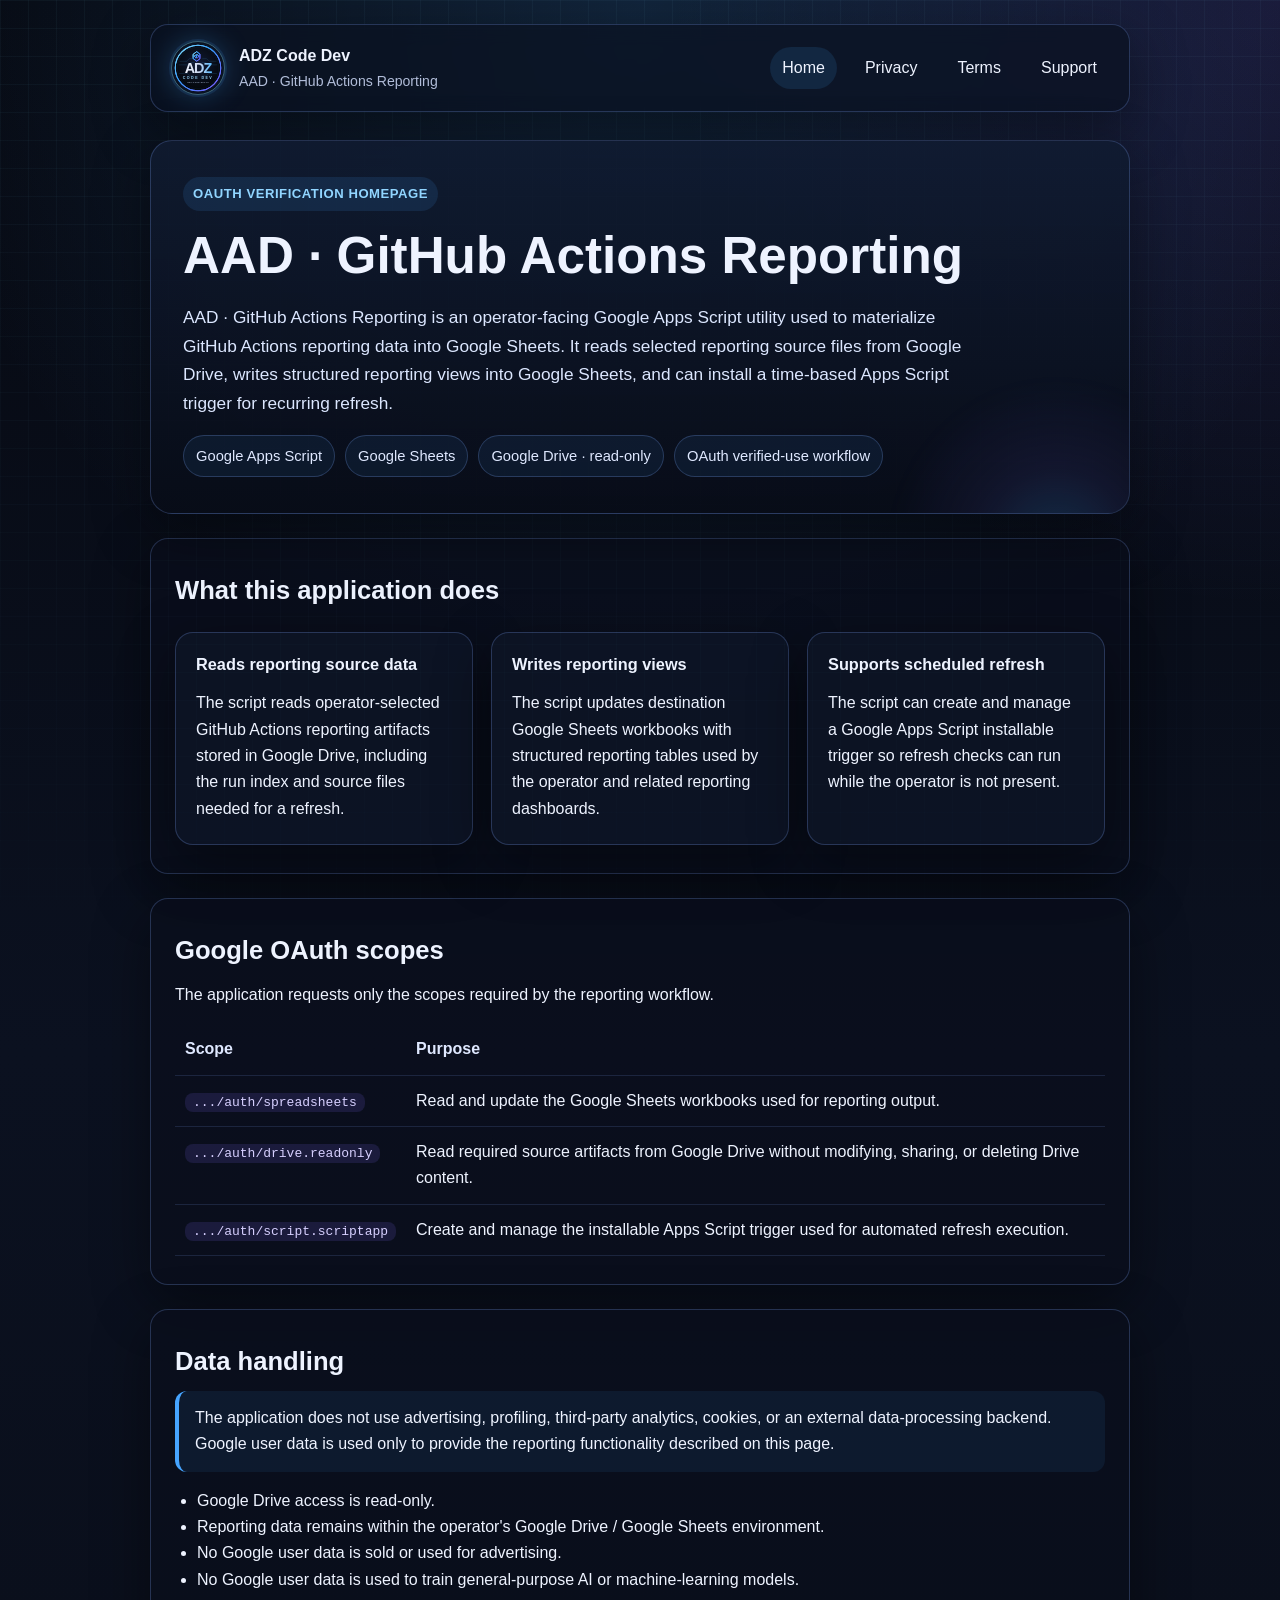
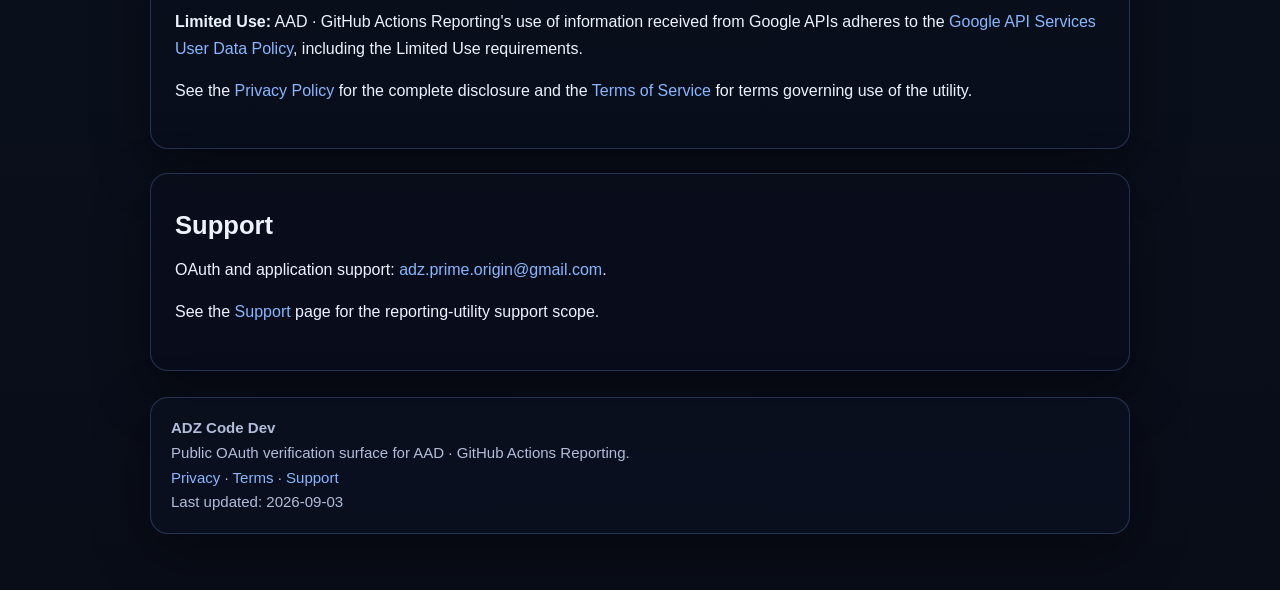
<file: index.html>
<!doctype html>
<html lang="en">
<head>
  <meta charset="utf-8">
  <meta name="viewport" content="width=device-width,initial-scale=1">
  <title>AAD · GitHub Actions Reporting · ADZ Code Dev</title>
  <meta name="description" content="Official OAuth verification homepage for AAD · GitHub Actions Reporting.">
  <link rel="canonical" href="https://adz-code-dev.pl/">
  <link rel="stylesheet" href="/styles.css">
  <link rel="icon" href="/assets/adz-code-dev-mark.svg">
</head>
<body>
  <div class="shell">
    <nav class="nav" aria-label="Main navigation">
      <a class="brand" href="/">
        <img class="brand-logo" src="/assets/adz-code-dev-mark.svg" alt="ADZ Code Dev logo" width="54" height="54">
        <span class="brand-text">
          <strong>ADZ Code Dev</strong>
          <span>AAD · GitHub Actions Reporting</span>
        </span>
      </a>
      <div class="links">
        <a class="active" href="/">Home</a>
        <a href="/privacy/">Privacy</a>
        <a href="/terms/">Terms</a>
        <a href="/support/">Support</a>
      </div>
    </nav>
    <main>
      <section class="hero">
        <p class="eyebrow">OAuth verification homepage</p>
        <h1>AAD · GitHub Actions Reporting</h1>
        <p class="lead">AAD · GitHub Actions Reporting is an operator-facing Google Apps Script utility used to materialize GitHub Actions reporting data into Google Sheets. It reads selected reporting source files from Google Drive, writes structured reporting views into Google Sheets, and can install a time-based Apps Script trigger for recurring refresh.</p>
        <div class="badge-row" aria-label="Core platform badges">
          <span class="badge">Google Apps Script</span><span class="badge">Google Sheets</span><span class="badge">Google Drive · read-only</span><span class="badge">OAuth verified-use workflow</span>
        </div>
      </section>

      <section class="section">
        <h2>What this application does</h2>
        <div class="grid">
          <article class="card"><h3>Reads reporting source data</h3><p>The script reads operator-selected GitHub Actions reporting artifacts stored in Google Drive, including the run index and source files needed for a refresh.</p></article>
          <article class="card"><h3>Writes reporting views</h3><p>The script updates destination Google Sheets workbooks with structured reporting tables used by the operator and related reporting dashboards.</p></article>
          <article class="card"><h3>Supports scheduled refresh</h3><p>The script can create and manage a Google Apps Script installable trigger so refresh checks can run while the operator is not present.</p></article>
        </div>
      </section>

      <section class="section">
        <h2>Google OAuth scopes</h2>
        <p>The application requests only the scopes required by the reporting workflow.</p>
        <table class="table"><thead><tr><th>Scope</th><th>Purpose</th></tr></thead><tbody>
          <tr><td><code class="inline">.../auth/spreadsheets</code></td><td>Read and update the Google Sheets workbooks used for reporting output.</td></tr>
          <tr><td><code class="inline">.../auth/drive.readonly</code></td><td>Read required source artifacts from Google Drive without modifying, sharing, or deleting Drive content.</td></tr>
          <tr><td><code class="inline">.../auth/script.scriptapp</code></td><td>Create and manage the installable Apps Script trigger used for automated refresh execution.</td></tr>
        </tbody></table>
      </section>

      <section class="section">
        <h2>Data handling</h2>
        <div class="note">The application does not use advertising, profiling, third-party analytics, cookies, or an external data-processing backend. Google user data is used only to provide the reporting functionality described on this page.</div>
        <ul>
          <li>Google Drive access is read-only.</li>
          <li>Reporting data remains within the operator's Google Drive / Google Sheets environment.</li>
          <li>No Google user data is sold or used for advertising.</li>
          <li>No Google user data is used to train general-purpose AI or machine-learning models.</li>
        </ul>
        <p><strong>Limited Use:</strong> AAD · GitHub Actions Reporting's use of information received from Google APIs adheres to the <a href="https://developers.google.com/terms/api-services-user-data-policy" rel="noopener">Google API Services User Data Policy</a>, including the Limited Use requirements.</p>
        <p>See the <a href="/privacy/">Privacy Policy</a> for the complete disclosure and the <a href="/terms/">Terms of Service</a> for terms governing use of the utility.</p>
      </section>

      <section class="section"><h2>Support</h2><p>OAuth and application support: <a href="mailto:adz.prime.origin@gmail.com">adz.prime.origin@gmail.com</a>.</p><p>See the <a href="/support/">Support</a> page for the reporting-utility support scope.</p></section>
    </main>
    <footer class="footer"><strong>ADZ Code Dev</strong><br>Public OAuth verification surface for AAD · GitHub Actions Reporting.<br><a href="/privacy/">Privacy</a> · <a href="/terms/">Terms</a> · <a href="/support/">Support</a><br>Last updated: 2026-09-03</footer>
  </div>
</body>
</html>
</file>
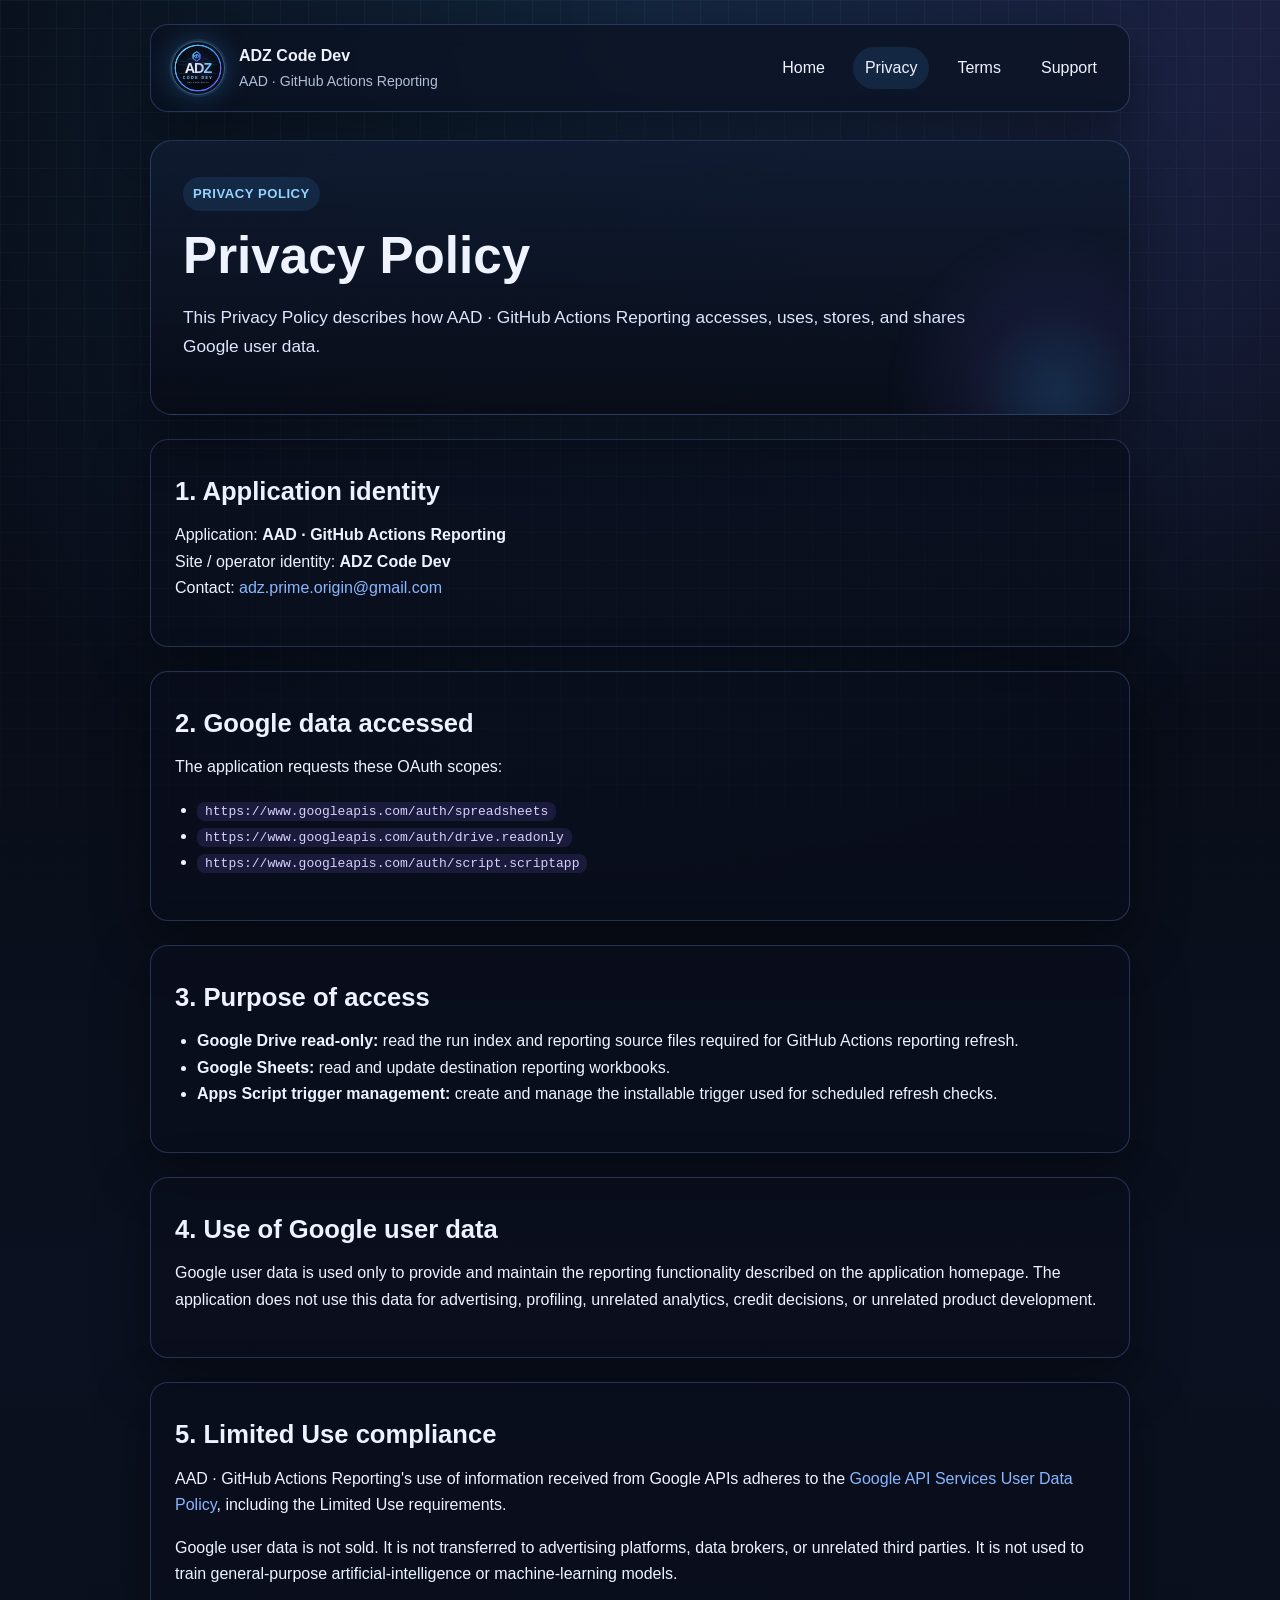
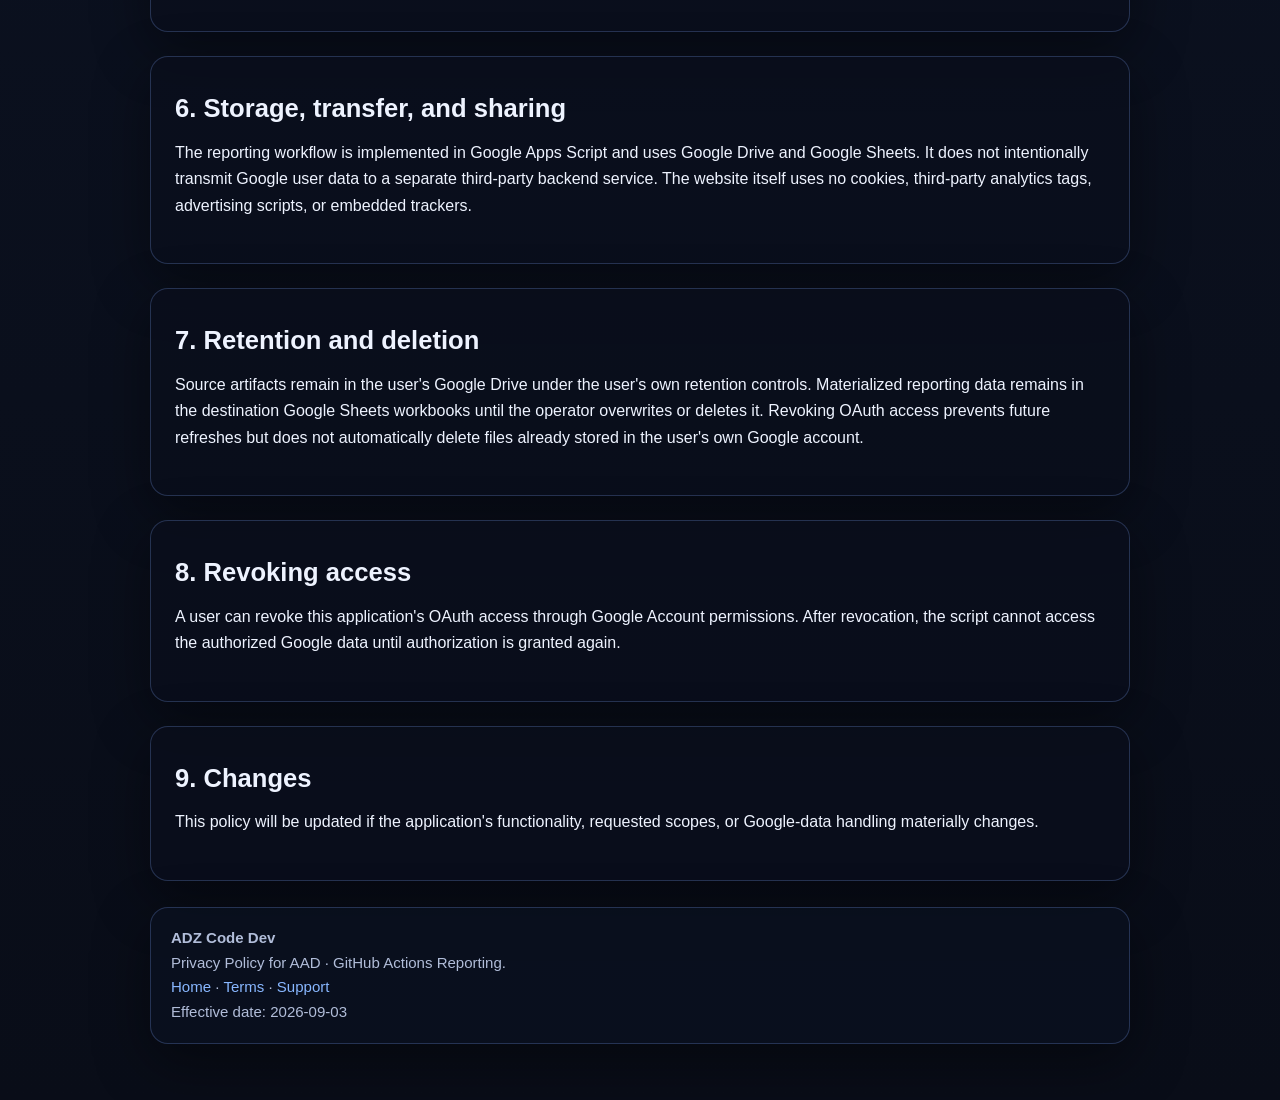
<file: privacy/index.html>
<!doctype html>
<html lang="en">
<head><meta charset="utf-8"><meta name="viewport" content="width=device-width,initial-scale=1"><title>Privacy Policy · AAD · GitHub Actions Reporting</title><meta name="description" content="Privacy Policy for AAD · GitHub Actions Reporting."><link rel="canonical" href="https://adz-code-dev.pl/privacy/"><link rel="stylesheet" href="/styles.css"><link rel="icon" href="/assets/adz-code-dev-mark.svg"></head>
<body><div class="shell"><nav class="nav" aria-label="Main navigation">
      <a class="brand" href="/">
        <img class="brand-logo" src="/assets/adz-code-dev-mark.svg" alt="ADZ Code Dev logo" width="54" height="54">
        <span class="brand-text">
          <strong>ADZ Code Dev</strong>
          <span>AAD · GitHub Actions Reporting</span>
        </span>
      </a>
      <div class="links">
        <a href="/">Home</a>
        <a class="active" href="/privacy/">Privacy</a>
        <a href="/terms/">Terms</a>
        <a href="/support/">Support</a>
      </div>
    </nav><main>
<section class="hero"><p class="eyebrow">Privacy Policy</p><h1>Privacy Policy</h1><p class="lead">This Privacy Policy describes how AAD · GitHub Actions Reporting accesses, uses, stores, and shares Google user data.</p></section>
<section class="section"><h2>1. Application identity</h2><p>Application: <strong>AAD · GitHub Actions Reporting</strong><br>Site / operator identity: <strong>ADZ Code Dev</strong><br>Contact: <a href="mailto:adz.prime.origin@gmail.com">adz.prime.origin@gmail.com</a></p></section>
<section class="section"><h2>2. Google data accessed</h2><p>The application requests these OAuth scopes:</p><ul><li><code class="inline">https://www.googleapis.com/auth/spreadsheets</code></li><li><code class="inline">https://www.googleapis.com/auth/drive.readonly</code></li><li><code class="inline">https://www.googleapis.com/auth/script.scriptapp</code></li></ul></section>
<section class="section"><h2>3. Purpose of access</h2><ul><li><strong>Google Drive read-only:</strong> read the run index and reporting source files required for GitHub Actions reporting refresh.</li><li><strong>Google Sheets:</strong> read and update destination reporting workbooks.</li><li><strong>Apps Script trigger management:</strong> create and manage the installable trigger used for scheduled refresh checks.</li></ul></section>
<section class="section"><h2>4. Use of Google user data</h2><p>Google user data is used only to provide and maintain the reporting functionality described on the application homepage. The application does not use this data for advertising, profiling, unrelated analytics, credit decisions, or unrelated product development.</p></section>
<section class="section"><h2>5. Limited Use compliance</h2><p>AAD · GitHub Actions Reporting's use of information received from Google APIs adheres to the <a href="https://developers.google.com/terms/api-services-user-data-policy" rel="noopener">Google API Services User Data Policy</a>, including the Limited Use requirements.</p><p>Google user data is not sold. It is not transferred to advertising platforms, data brokers, or unrelated third parties. It is not used to train general-purpose artificial-intelligence or machine-learning models.</p></section>
<section class="section"><h2>6. Storage, transfer, and sharing</h2><p>The reporting workflow is implemented in Google Apps Script and uses Google Drive and Google Sheets. It does not intentionally transmit Google user data to a separate third-party backend service. The website itself uses no cookies, third-party analytics tags, advertising scripts, or embedded trackers.</p></section>
<section class="section"><h2>7. Retention and deletion</h2><p>Source artifacts remain in the user's Google Drive under the user's own retention controls. Materialized reporting data remains in the destination Google Sheets workbooks until the operator overwrites or deletes it. Revoking OAuth access prevents future refreshes but does not automatically delete files already stored in the user's own Google account.</p></section>
<section class="section"><h2>8. Revoking access</h2><p>A user can revoke this application's OAuth access through Google Account permissions. After revocation, the script cannot access the authorized Google data until authorization is granted again.</p></section>
<section class="section"><h2>9. Changes</h2><p>This policy will be updated if the application's functionality, requested scopes, or Google-data handling materially changes.</p></section>
</main><footer class="footer"><strong>ADZ Code Dev</strong><br>Privacy Policy for AAD · GitHub Actions Reporting.<br><a href="/">Home</a> · <a href="/terms/">Terms</a> · <a href="/support/">Support</a><br>Effective date: 2026-09-03</footer></div></body></html>
</file>
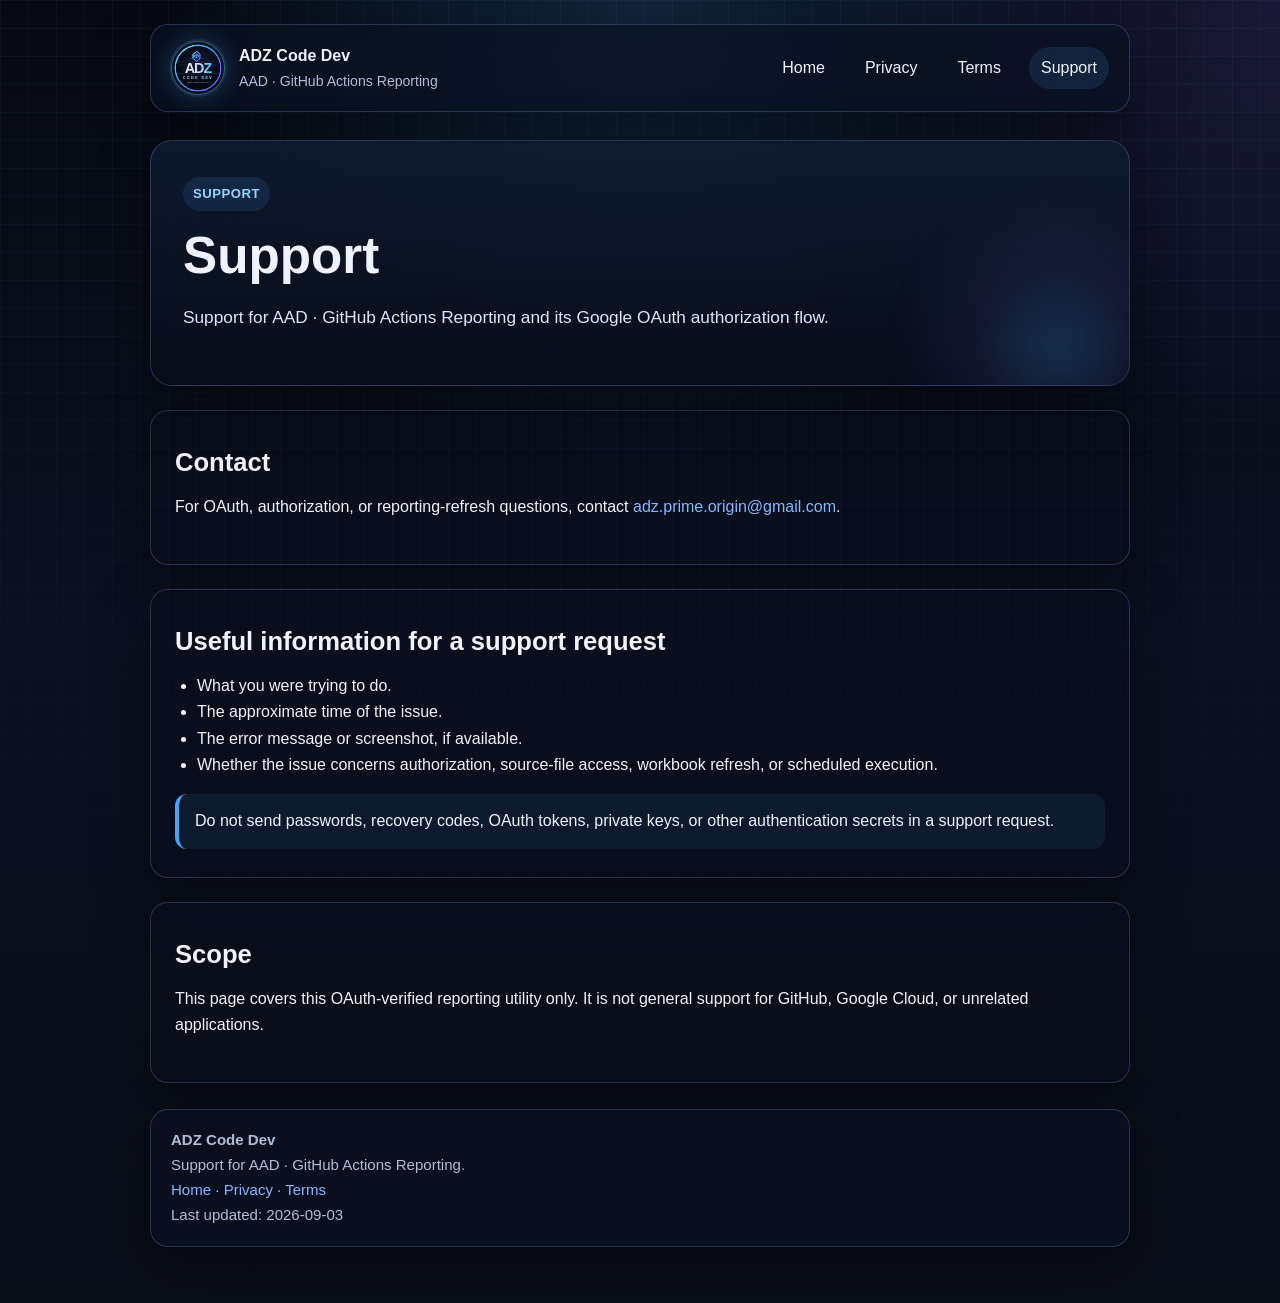
<file: support/index.html>
<!doctype html>
<html lang="en">
<head><meta charset="utf-8"><meta name="viewport" content="width=device-width,initial-scale=1"><title>Support · AAD · GitHub Actions Reporting</title><meta name="description" content="Support information for AAD · GitHub Actions Reporting."><link rel="canonical" href="https://adz-code-dev.pl/support/"><link rel="stylesheet" href="/styles.css"><link rel="icon" href="/assets/adz-code-dev-mark.svg"></head>
<body><div class="shell"><nav class="nav" aria-label="Main navigation">
      <a class="brand" href="/">
        <img class="brand-logo" src="/assets/adz-code-dev-mark.svg" alt="ADZ Code Dev logo" width="54" height="54">
        <span class="brand-text">
          <strong>ADZ Code Dev</strong>
          <span>AAD · GitHub Actions Reporting</span>
        </span>
      </a>
      <div class="links">
        <a href="/">Home</a>
        <a href="/privacy/">Privacy</a>
        <a href="/terms/">Terms</a>
        <a class="active" href="/support/">Support</a>
      </div>
    </nav><main>
<section class="hero"><p class="eyebrow">Support</p><h1>Support</h1><p class="lead">Support for AAD · GitHub Actions Reporting and its Google OAuth authorization flow.</p></section>
<section class="section"><h2>Contact</h2><p>For OAuth, authorization, or reporting-refresh questions, contact <a href="mailto:adz.prime.origin@gmail.com">adz.prime.origin@gmail.com</a>.</p></section>
<section class="section"><h2>Useful information for a support request</h2><ul><li>What you were trying to do.</li><li>The approximate time of the issue.</li><li>The error message or screenshot, if available.</li><li>Whether the issue concerns authorization, source-file access, workbook refresh, or scheduled execution.</li></ul><div class="note">Do not send passwords, recovery codes, OAuth tokens, private keys, or other authentication secrets in a support request.</div></section>
<section class="section"><h2>Scope</h2><p>This page covers this OAuth-verified reporting utility only. It is not general support for GitHub, Google Cloud, or unrelated applications.</p></section>
</main><footer class="footer"><strong>ADZ Code Dev</strong><br>Support for AAD · GitHub Actions Reporting.<br><a href="/">Home</a> · <a href="/privacy/">Privacy</a> · <a href="/terms/">Terms</a><br>Last updated: 2026-09-03</footer></div></body></html>
</file>
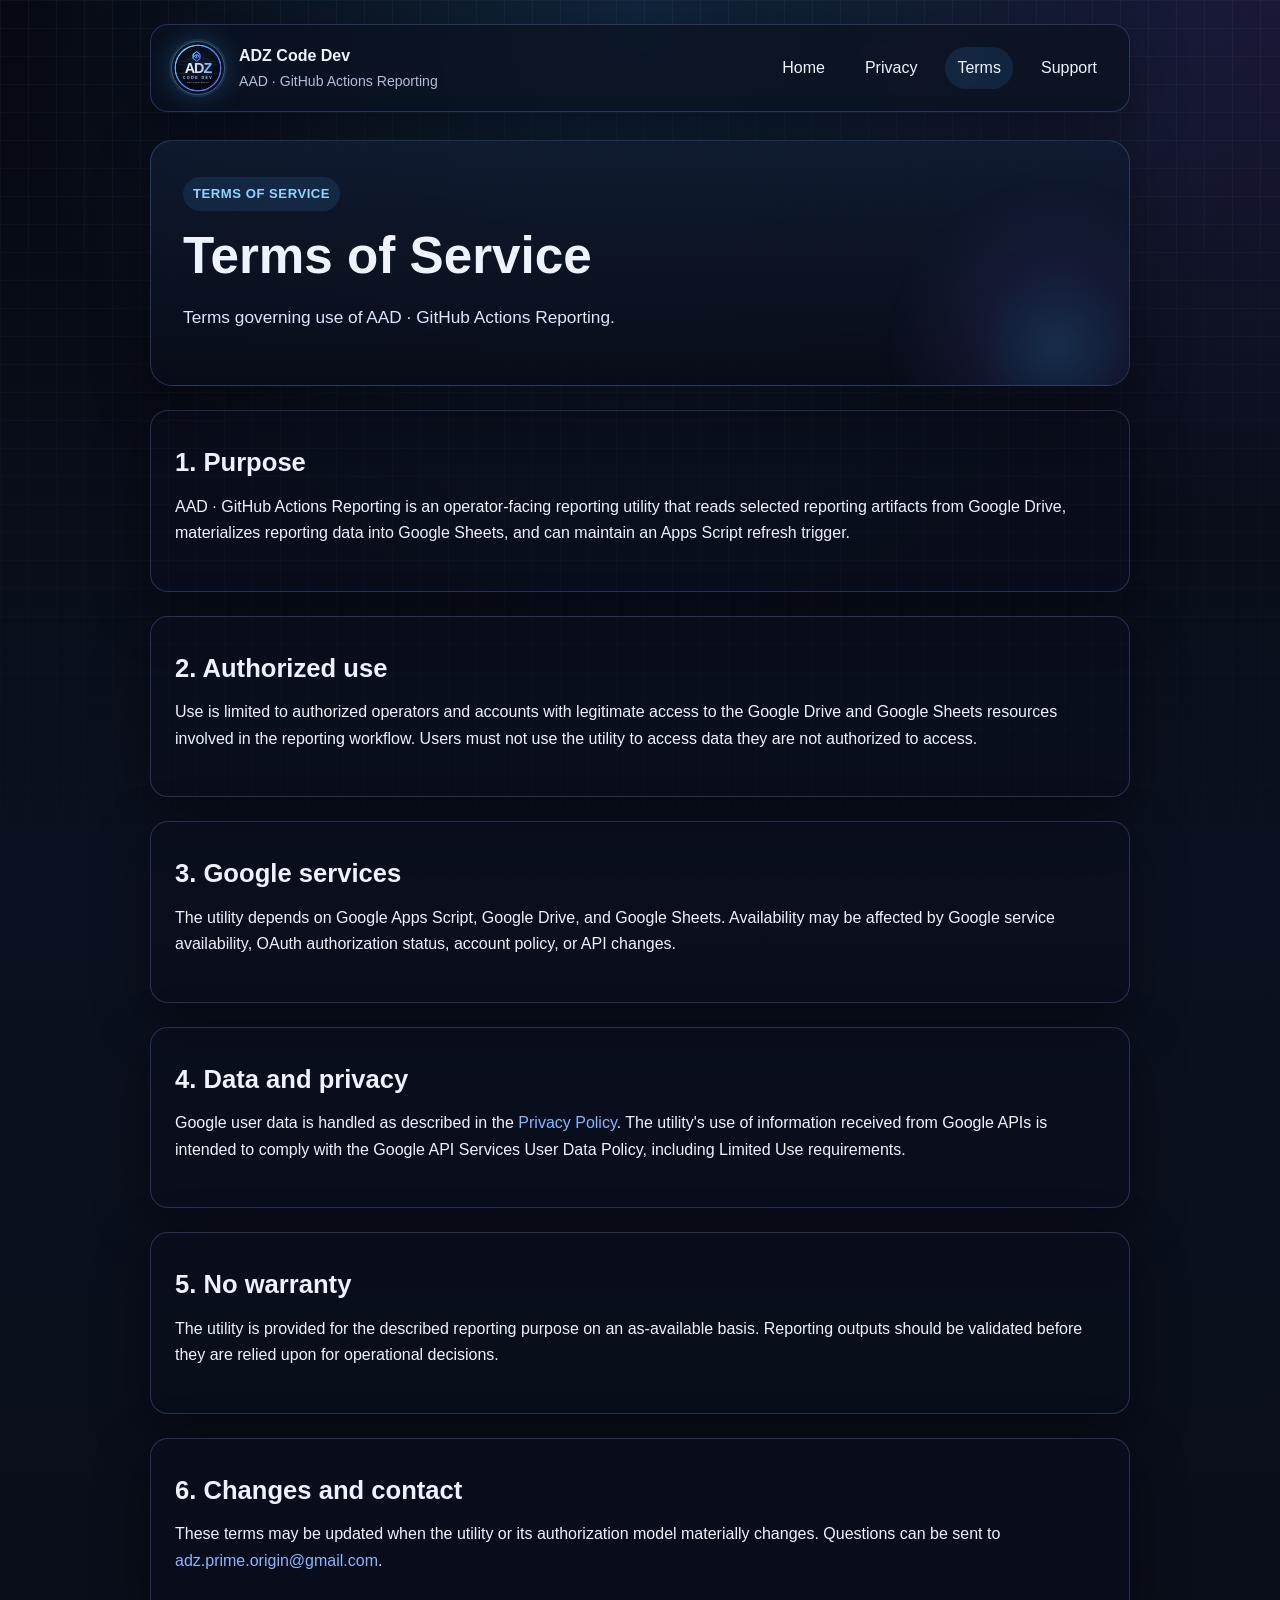
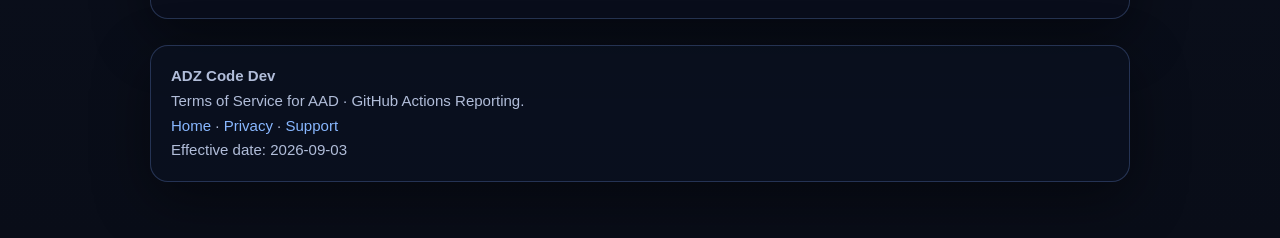
<file: terms/index.html>
<!doctype html>
<html lang="en">
<head><meta charset="utf-8"><meta name="viewport" content="width=device-width,initial-scale=1"><title>Terms of Service · AAD · GitHub Actions Reporting</title><meta name="description" content="Terms of Service for AAD · GitHub Actions Reporting."><link rel="canonical" href="https://adz-code-dev.pl/terms/"><link rel="stylesheet" href="/styles.css"><link rel="icon" href="/assets/adz-code-dev-mark.svg"></head>
<body><div class="shell"><nav class="nav" aria-label="Main navigation">
      <a class="brand" href="/">
        <img class="brand-logo" src="/assets/adz-code-dev-mark.svg" alt="ADZ Code Dev logo" width="54" height="54">
        <span class="brand-text">
          <strong>ADZ Code Dev</strong>
          <span>AAD · GitHub Actions Reporting</span>
        </span>
      </a>
      <div class="links">
        <a href="/">Home</a>
        <a href="/privacy/">Privacy</a>
        <a class="active" href="/terms/">Terms</a>
        <a href="/support/">Support</a>
      </div>
    </nav><main>
<section class="hero"><p class="eyebrow">Terms of Service</p><h1>Terms of Service</h1><p class="lead">Terms governing use of AAD · GitHub Actions Reporting.</p></section>
<section class="section"><h2>1. Purpose</h2><p>AAD · GitHub Actions Reporting is an operator-facing reporting utility that reads selected reporting artifacts from Google Drive, materializes reporting data into Google Sheets, and can maintain an Apps Script refresh trigger.</p></section>
<section class="section"><h2>2. Authorized use</h2><p>Use is limited to authorized operators and accounts with legitimate access to the Google Drive and Google Sheets resources involved in the reporting workflow. Users must not use the utility to access data they are not authorized to access.</p></section>
<section class="section"><h2>3. Google services</h2><p>The utility depends on Google Apps Script, Google Drive, and Google Sheets. Availability may be affected by Google service availability, OAuth authorization status, account policy, or API changes.</p></section>
<section class="section"><h2>4. Data and privacy</h2><p>Google user data is handled as described in the <a href="/privacy/">Privacy Policy</a>. The utility's use of information received from Google APIs is intended to comply with the Google API Services User Data Policy, including Limited Use requirements.</p></section>
<section class="section"><h2>5. No warranty</h2><p>The utility is provided for the described reporting purpose on an as-available basis. Reporting outputs should be validated before they are relied upon for operational decisions.</p></section>
<section class="section"><h2>6. Changes and contact</h2><p>These terms may be updated when the utility or its authorization model materially changes. Questions can be sent to <a href="mailto:adz.prime.origin@gmail.com">adz.prime.origin@gmail.com</a>.</p></section>
</main><footer class="footer"><strong>ADZ Code Dev</strong><br>Terms of Service for AAD · GitHub Actions Reporting.<br><a href="/">Home</a> · <a href="/privacy/">Privacy</a> · <a href="/support/">Support</a><br>Effective date: 2026-09-03</footer></div></body></html>
</file>
<file: styles.css>
:root {
  --bg: #070b14;
  --bg-2: #0e1526;
  --panel: rgba(14, 21, 38, 0.82);
  --panel-border: rgba(129, 169, 255, 0.24);
  --text: #eef3ff;
  --muted: #b1bdd9;
  --link: #88b7ff;
  --accent: #46a4ff;
  --accent-2: #7d6bff;
  --accent-3: #8ce7ff;
  --line: rgba(140, 231, 255, 0.12);
  --ok: #91d5ff;
  --shadow: 0 18px 56px rgba(0, 0, 0, 0.42);
  --maxw: 980px;
  --radius: 18px;
}

* { box-sizing: border-box; }
html { scroll-behavior: smooth; }
body {
  margin: 0;
  font-family: Inter, Segoe UI, Roboto, Arial, sans-serif;
  line-height: 1.65;
  color: var(--text);
  background:
    radial-gradient(circle at top center, rgba(70,164,255,0.18), transparent 32%),
    radial-gradient(circle at top right, rgba(125,107,255,0.16), transparent 24%),
    linear-gradient(180deg, #060911 0%, #0b1120 48%, #090d18 100%);
  min-height: 100vh;
}
body::before {
  content: "";
  position: fixed;
  inset: 0;
  pointer-events: none;
  background-image: linear-gradient(var(--line) 1px, transparent 1px), linear-gradient(90deg, var(--line) 1px, transparent 1px);
  background-size: 28px 28px;
  mask-image: linear-gradient(180deg, rgba(0,0,0,0.35), rgba(0,0,0,0.06));
}
a { color: var(--link); text-decoration: none; }
a:hover { text-decoration: underline; }
.shell { width: min(calc(100% - 32px), var(--maxw)); margin: 0 auto; padding: 24px 0 56px; }
.nav {
  display: flex; justify-content: space-between; align-items: center; gap: 16px; margin-bottom: 28px; padding: 16px 20px;
  background: rgba(11, 17, 32, 0.72); border: 1px solid var(--panel-border); border-radius: var(--radius); box-shadow: var(--shadow); backdrop-filter: blur(10px);
}
.brand { display: flex; align-items: center; gap: 14px; color: var(--text); text-decoration: none; }
.brand:hover { text-decoration: none; }
.brand-logo {
  width: 54px; height: 54px; object-fit: cover; border-radius: 50%; border: 1px solid rgba(140,231,255,0.38);
  box-shadow: 0 0 0 2px rgba(70,164,255,0.12), 0 0 28px rgba(70,164,255,0.28);
}
.brand-text strong { display: block; font-size: 1rem; }
.brand-text span { display: block; font-size: 0.88rem; color: var(--muted); }
.links { display: flex; flex-wrap: wrap; gap: 8px 16px; }
.links a { padding: 8px 12px; border-radius: 999px; color: var(--text); }
.links a.active, .links a:hover { background: rgba(70,164,255,0.12); text-decoration: none; }
.hero {
  padding: 36px 32px; background: linear-gradient(180deg, rgba(16, 27, 49, 0.88), rgba(8, 12, 23, 0.92));
  border: 1px solid var(--panel-border); border-radius: calc(var(--radius) + 4px); box-shadow: var(--shadow); position: relative; overflow: hidden;
}
.hero::after {
  content: ""; position: absolute; inset: auto -10% -55% auto; width: 340px; height: 340px; border-radius: 50%;
  background: radial-gradient(circle, rgba(70,164,255,0.22), rgba(125,107,255,0.08), transparent 70%); filter: blur(8px);
}
.eyebrow {
  display: inline-block; padding: 6px 10px; border-radius: 999px; font-size: 0.82rem; font-weight: 700; letter-spacing: 0.04em;
  text-transform: uppercase; background: rgba(70,164,255,0.12); color: var(--ok); margin: 0 0 14px;
}
h1, h2, h3 { line-height: 1.2; margin: 0 0 14px; }
h1 { font-size: clamp(2rem, 4vw, 3.2rem); }
h2 { font-size: clamp(1.35rem, 2vw, 1.8rem); margin-top: 8px; }
p.lead { font-size: 1.08rem; color: #dce7ff; max-width: 800px; }
.grid { display: grid; grid-template-columns: repeat(auto-fit, minmax(240px, 1fr)); gap: 18px; margin-top: 26px; }
.card { padding: 22px 20px; background: var(--panel); border: 1px solid var(--panel-border); border-radius: var(--radius); box-shadow: var(--shadow); }
.card h3 { font-size: 1.02rem; margin-bottom: 10px; }
.card p:last-child, .card ul:last-child { margin-bottom: 0; }
section.section { margin-top: 24px; padding: 28px 24px; background: rgba(10, 15, 28, 0.72); border: 1px solid var(--panel-border); border-radius: var(--radius); box-shadow: var(--shadow); }
code.inline { padding: 2px 8px; border-radius: 8px; background: rgba(125,107,255,0.14); color: #d7d0ff; }
ul, ol { padding-left: 22px; }
.footer { margin-top: 26px; padding: 18px 20px; color: var(--muted); font-size: 0.94rem; background: rgba(11, 17, 32, 0.72); border: 1px solid var(--panel-border); border-radius: var(--radius); box-shadow: var(--shadow); }
.badge-row { display: flex; gap: 10px; flex-wrap: wrap; margin-top: 12px; }
.badge { padding: 8px 12px; border-radius: 999px; border: 1px solid rgba(129, 169, 255, 0.24); background: rgba(70,164,255,0.08); color: #dfe8ff; font-size: 0.92rem; }
.note { border-left: 4px solid var(--accent); padding: 14px 16px; background: rgba(70,164,255,0.08); border-radius: 12px; }
.table { width: 100%; border-collapse: collapse; margin-top: 8px; }
.table th, .table td { text-align: left; vertical-align: top; padding: 12px 10px; border-bottom: 1px solid rgba(129, 169, 255, 0.15); }
.table th { color: #dfe8ff; font-weight: 700; }
@media (max-width: 760px) {
  .nav { align-items: flex-start; flex-direction: column; }
  .hero { padding: 28px 22px; }
  section.section { padding: 24px 18px; }
}
</file>
